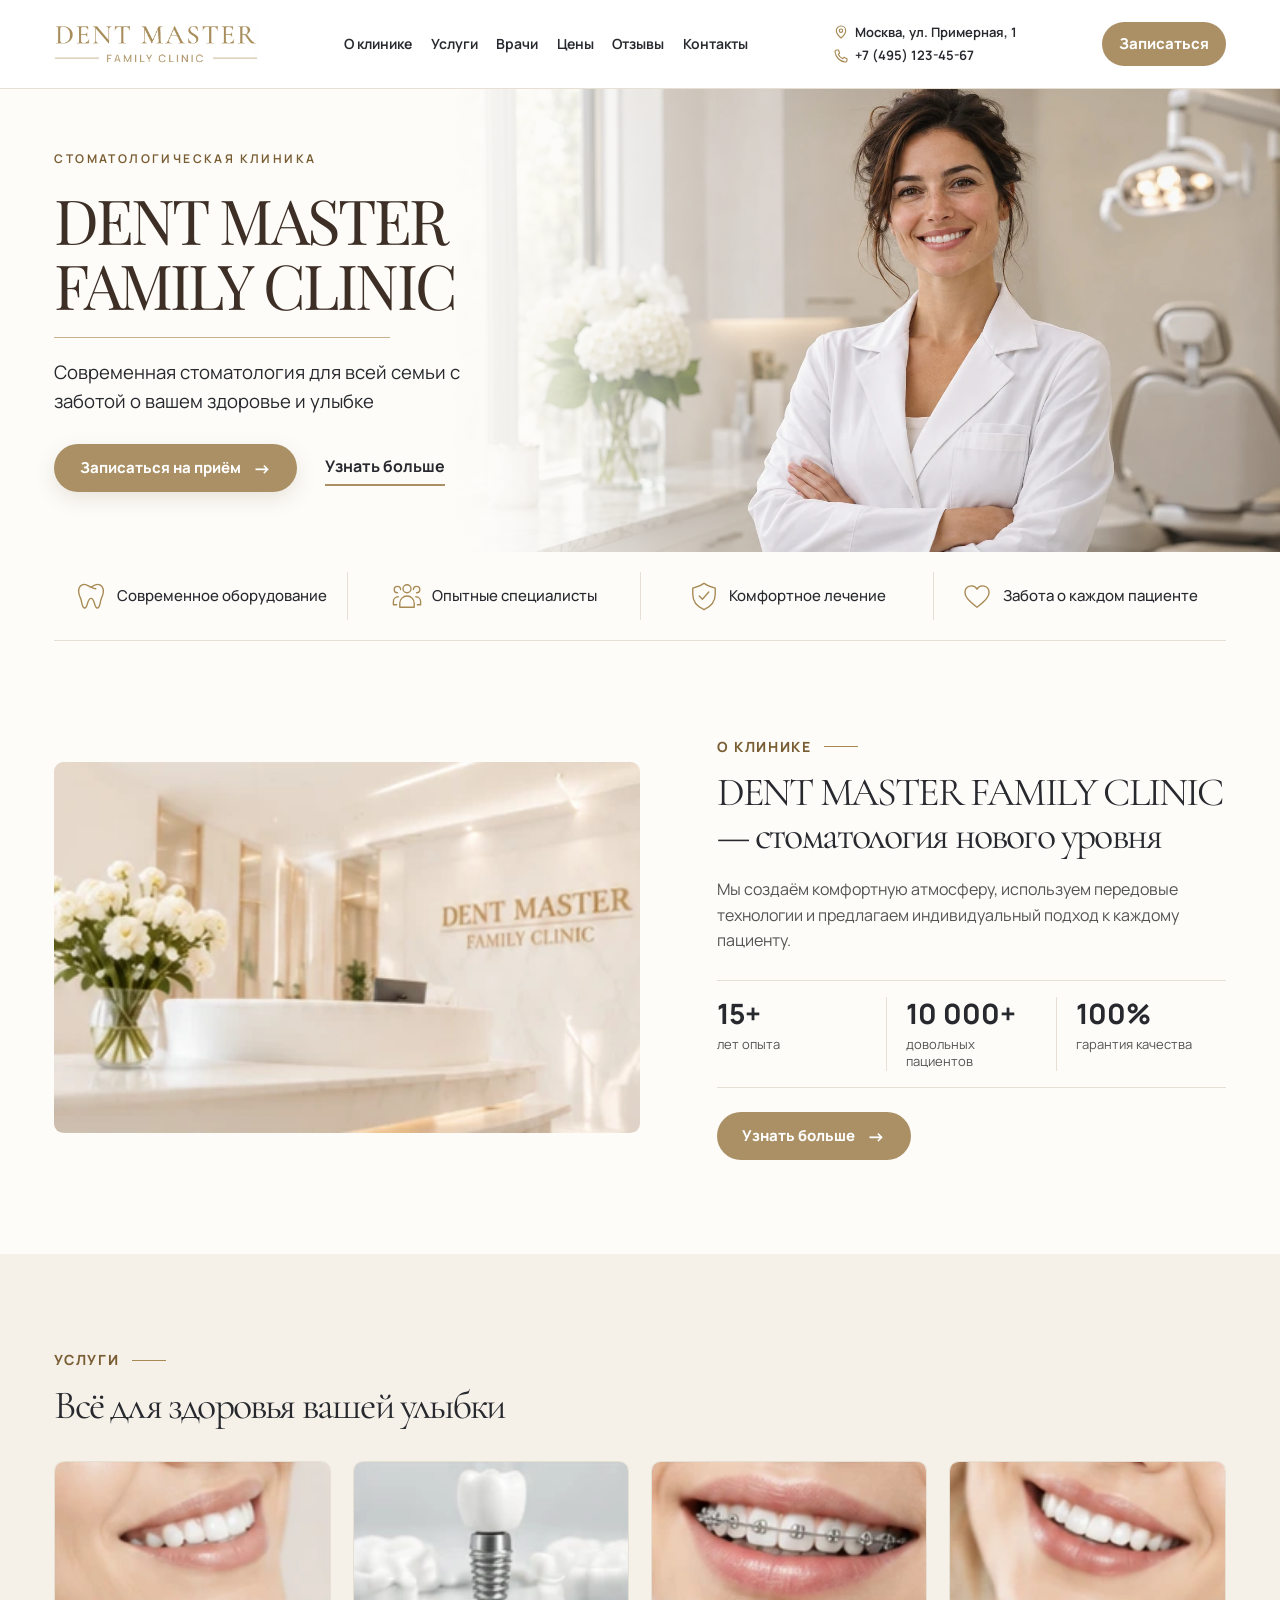
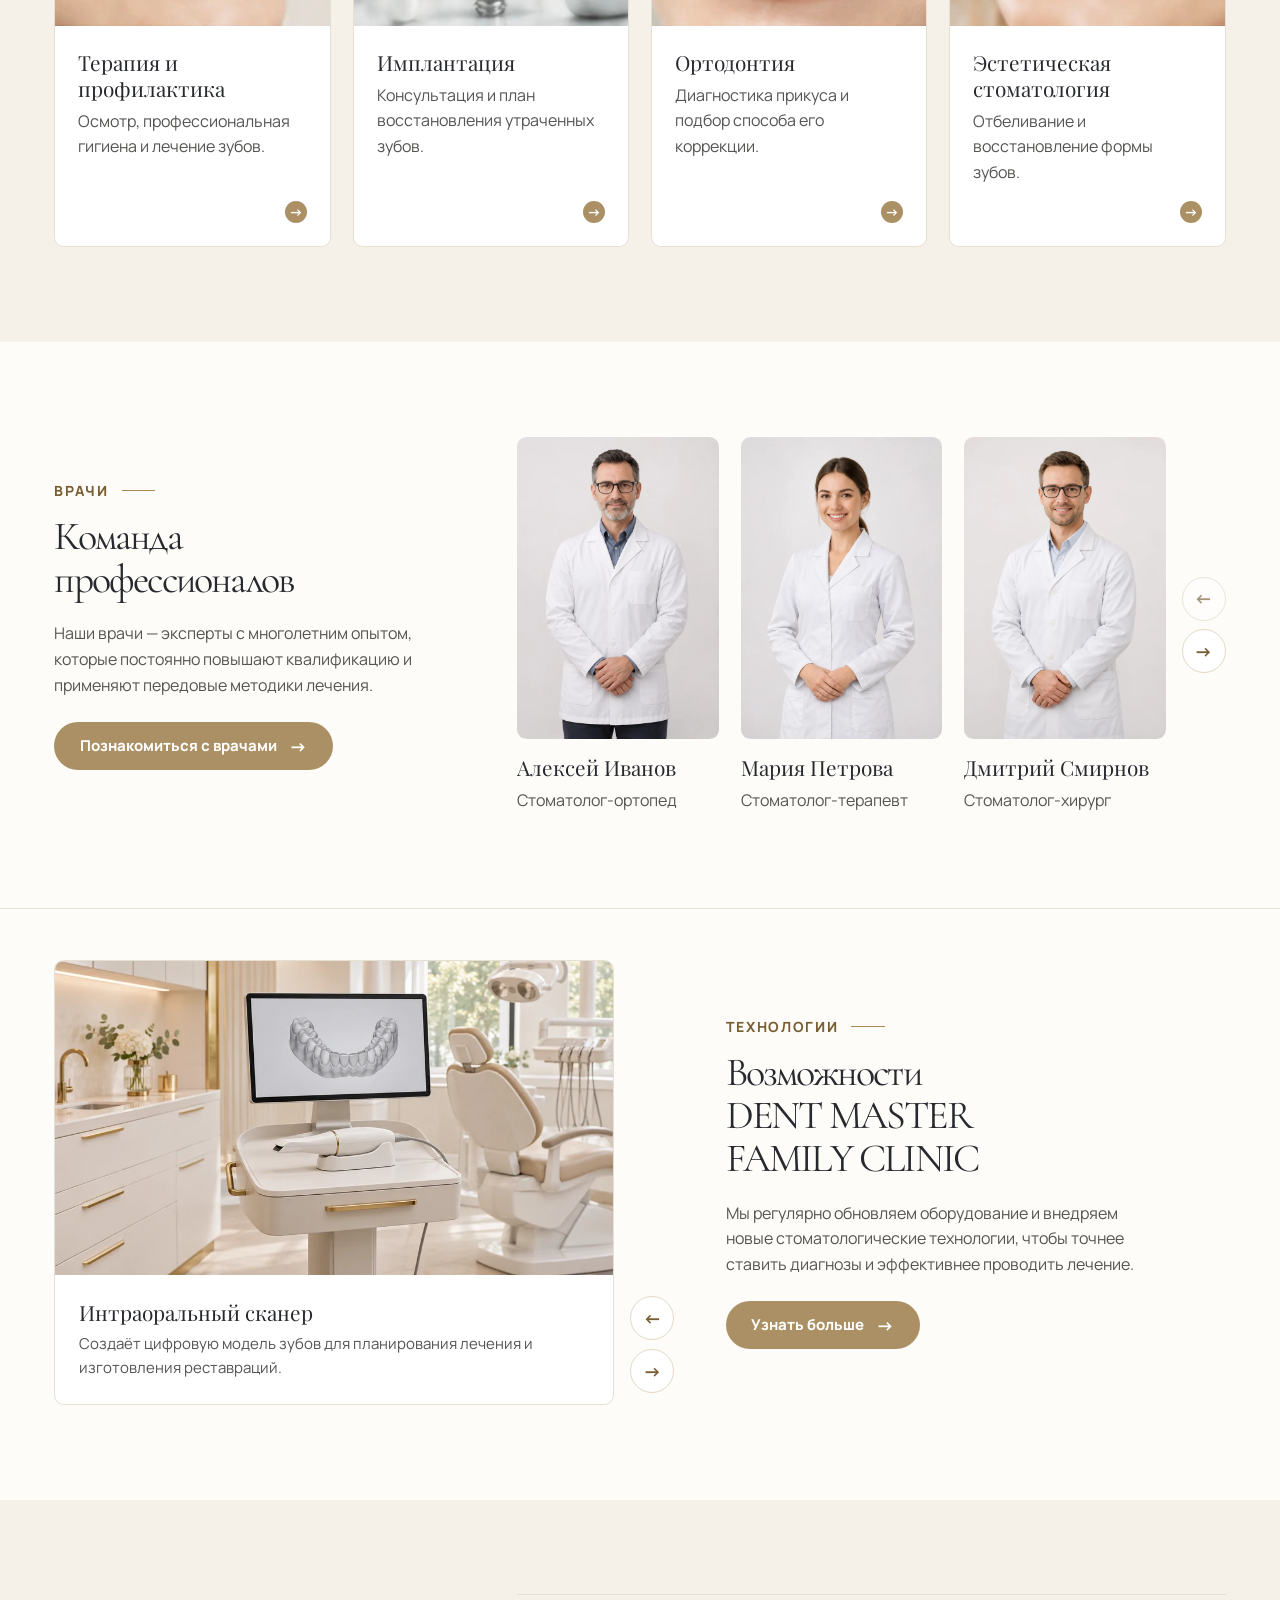
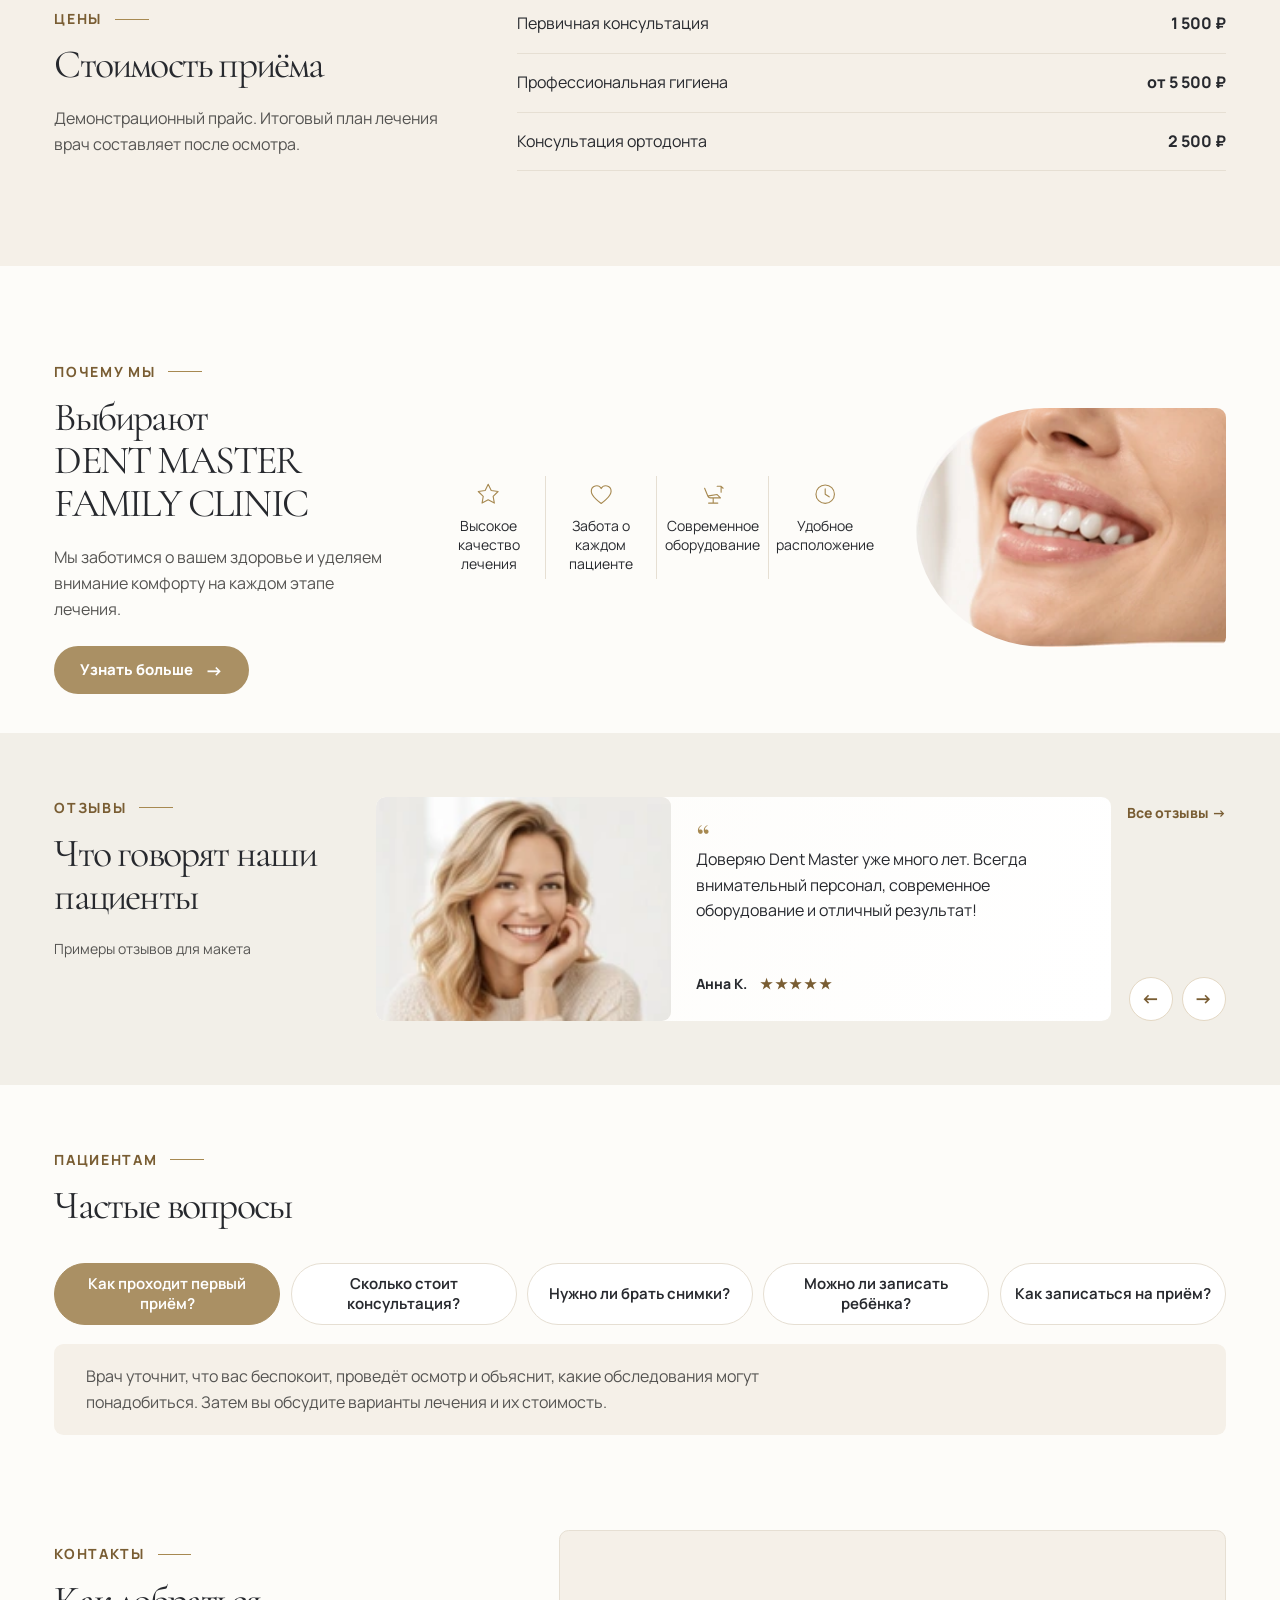
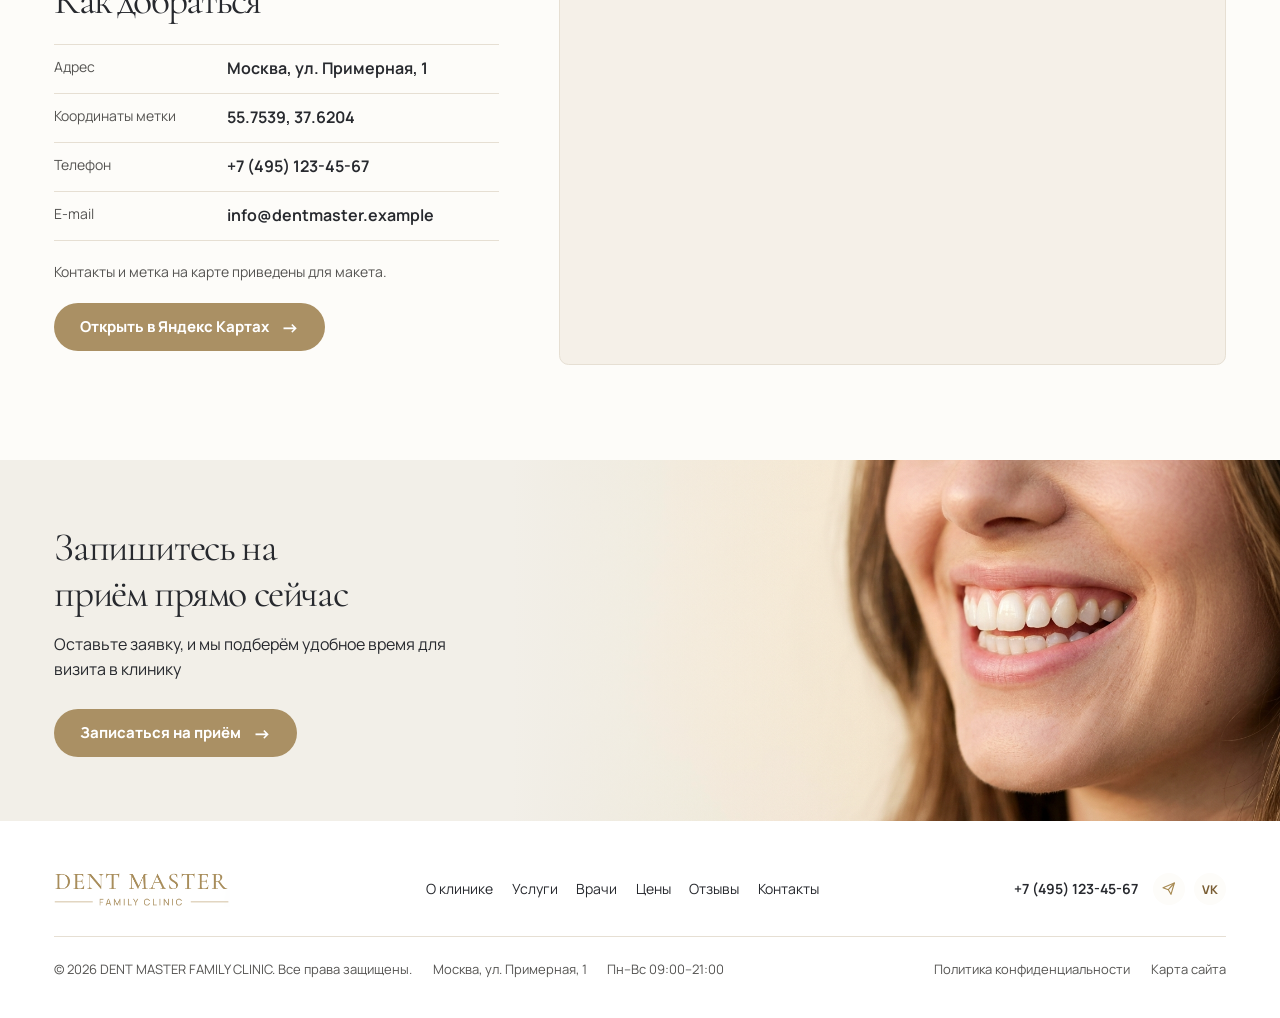
<file: index.html>
<!doctype html>
<html lang="ru">
<head>
  <meta charset="utf-8">
  <meta name="viewport" content="width=device-width, initial-scale=1">
  <meta name="description" content="DENT MASTER Family Clinic — семейная стоматология. Услуги, специалисты и запись на приём.">
  <title>DENT MASTER — семейная стоматология</title>
  <link rel="icon" type="image/png" href="img/favicon.png">
  <link rel="stylesheet" href="css/style.css">
  <script src="js/main.js" defer></script>
  <script src="js/home.js" defer></script>
</head>
<body id="top">
  <a class="skip-link" href="#main-content">Перейти к содержанию</a>
  <svg class="icon-library" xmlns="http://www.w3.org/2000/svg" aria-hidden="true">
    <symbol id="tooth" viewBox="0 0 40 40">
      <path d="M20 9c-4-2-7-5-11-3C1 10 6 21 7 23c2 4 1 11 5 12 4 1 3-12 8-12s4 13 8 12c4-1 3-8 5-12 1-2 6-13-2-17-4-2-7 0-11 3Z"/>
      <path d="M20 9c2 1 4 2 6 2"/>
    </symbol>
    <symbol id="people" viewBox="0 0 40 40">
      <circle cx="20" cy="11" r="5"/><path d="M11 34v-5a9 9 0 0 1 18 0v5H11Z"/>
      <path d="M8 16a4 4 0 1 1 4-4m20 4a4 4 0 1 0-4-4M9 21a6 6 0 0 0-6 6v4h4m24-10a6 6 0 0 1 6 6v4h-4"/>
    </symbol>
    <symbol id="shield" viewBox="0 0 40 40">
      <path d="M20 4c5 4 10 5 14 6v8c0 9-5 15-14 19C11 33 6 27 6 18v-8c4-1 9-2 14-6Z"/><path d="m14 20 4 4 8-9"/>
    </symbol>
    <symbol id="heart" viewBox="0 0 40 40">
      <path d="M20 34S5 24 5 15.5a8 8 0 0 1 15-4 8 8 0 0 1 15 4C35 24 20 34 20 34Z"/>
    </symbol>
    <symbol id="star" viewBox="0 0 40 40">
      <path d="m20 5 4.6 9.4 10.4 1.5-7.5 7.3 1.8 10.3-9.3-4.9-9.3 4.9 1.8-10.3L5 15.9l10.4-1.5L20 5Z"/>
    </symbol>
    <symbol id="dental-chair" viewBox="0 0 40 40">
      <path d="m7 11 5 12a4 4 0 0 0 3.7 2.5H30m-17-3 13-2 5 5m-11 0v8m-7 0h14M32 17V8m-6 0h6l3 3"/>
    </symbol>
    <symbol id="clock" viewBox="0 0 40 40">
      <circle cx="20" cy="20" r="14"/><path d="M20 12v8l6 4"/>
    </symbol>
    <symbol id="pin" viewBox="0 0 24 24">
      <path d="M19 10c0 5-7 11-7 11S5 15 5 10a7 7 0 1 1 14 0Z"/><circle cx="12" cy="10" r="2.5"/>
    </symbol>
    <symbol id="phone" viewBox="0 0 24 24">
      <path d="M8 3H5.5A2.5 2.5 0 0 0 3 5.7 17 17 0 0 0 18.3 21a2.5 2.5 0 0 0 2.7-2.5V16l-4.6-2-1.7 2a12 12 0 0 1-6.7-6.7l2-1.7L8 3Z"/>
    </symbol>
    <symbol id="telegram" viewBox="0 0 24 24">
      <path d="m3 10 17-7-5 17-4-7-8-3Z"/><path d="m11 13 9-10"/>
    </symbol>
  </svg>

  <header class="site-header">
    <div class="wrap header-inner">
      <a class="brand" href="#top"><img src="img/logo.webp" width="661" height="131" alt="DENT MASTER Family Clinic"></a>
      <button class="menu-toggle" type="button" aria-expanded="false" aria-controls="site-nav" hidden>Меню</button>
      <nav class="site-nav" id="site-nav" aria-label="Главное меню">
        <a href="#clinic">О клинике</a>
        <a href="#services">Услуги</a>
        <a href="#doctors">Врачи</a>
        <a href="#prices">Цены</a>
        <a href="#reviews">Отзывы</a>
        <a href="#location">Контакты</a>
      </nav>
      <div class="header-contacts">
        <a href="#location"><svg class="icon" aria-hidden="true"><use href="#pin"></use></svg>Москва, ул. Примерная, 1</a>
        <a href="#location"><svg class="icon" aria-hidden="true"><use href="#phone"></use></svg>+7 (495) 123-45-67</a>
      </div>
      <a class="button button-small header-book" href="#appointment" data-book>Записаться</a>
    </div>
  </header>

  <main id="main-content">
    <section class="hero" aria-labelledby="hero-title">
      <div class="hero-image">
        <img src="img/hero.webp" width="1536" height="1024" alt="Врач в светлом стоматологическом кабинете" fetchpriority="high">
      </div>
      <div class="wrap hero-inner">
        <div class="hero-copy">
          <p class="eyebrow">Стоматологическая клиника</p>
          <h1 id="hero-title" lang="en">DENT MASTER<br>FAMILY CLINIC</h1>
          <p class="hero-description">Современная стоматология для всей семьи с заботой о вашем здоровье и улыбке</p>
          <div class="hero-actions">
            <a class="button button-arrow" href="#appointment" data-book>Записаться на приём <span aria-hidden="true">→</span></a>
            <a class="text-link" href="#clinic">Узнать больше</a>
          </div>
        </div>
      </div>
    </section>

    <ul class="benefits wrap" aria-label="Преимущества клиники">
      <li><svg class="icon" aria-hidden="true"><use href="#tooth"></use></svg>Современное оборудование</li>
      <li><svg class="icon" aria-hidden="true"><use href="#people"></use></svg>Опытные специалисты</li>
      <li><svg class="icon" aria-hidden="true"><use href="#shield"></use></svg>Комфортное лечение</li>
      <li><svg class="icon" aria-hidden="true"><use href="#heart"></use></svg>Забота о каждом пациенте</li>
    </ul>

    <section class="section wrap about" id="clinic">
      <img src="img/clinic.webp" width="393" height="235" alt="Светлая приёмная клиники с мраморной стойкой и белыми цветами" loading="lazy">
      <div class="about-copy">
        <p class="eyebrow eyebrow-line">О клинике</p>
        <h2><span lang="en">DENT MASTER FAMILY CLINIC</span> — стоматология нового уровня</h2>
        <p class="about-description">Мы создаём комфортную атмосферу, используем передовые технологии и предлагаем индивидуальный подход к каждому пациенту.</p>
        <dl class="about-stats">
          <div><dt>лет опыта</dt><dd>15+</dd></div>
          <div><dt>довольных пациентов</dt><dd>10&nbsp;000+</dd></div>
          <div><dt>гарантия качества</dt><dd>100%</dd></div>
        </dl>
        <a class="button button-arrow" href="#services">Узнать больше <span aria-hidden="true">→</span></a>
      </div>
    </section>

    <section class="section services" id="services">
      <div class="wrap">
        <div class="section-heading">
          <p class="eyebrow eyebrow-line">Услуги</p>
          <h2>Всё для здоровья вашей улыбки</h2>
        </div>
        <span id="service-book-label" hidden>Записаться на приём</span>
        <div class="service-grid">
          <article class="service-card">
            <img src="img/therapy.webp" width="180" height="108" alt="" loading="lazy">
            <div class="service-copy">
              <h3 id="therapy-title">Терапия и профилактика</h3>
              <p>Осмотр, профессиональная гигиена и лечение зубов.</p>
              <a class="button service-button" href="#appointment" data-book="service" aria-labelledby="service-book-label therapy-title"><span aria-hidden="true">→</span></a>
            </div>
          </article>
          <article class="service-card">
            <img src="img/implant.webp" width="180" height="108" alt="" loading="lazy">
            <div class="service-copy">
              <h3 id="implant-title">Имплантация</h3>
              <p>Консультация и план восстановления утраченных зубов.</p>
              <a class="button service-button" href="#appointment" data-book="service" aria-labelledby="service-book-label implant-title"><span aria-hidden="true">→</span></a>
            </div>
          </article>
          <article class="service-card">
            <img src="img/braces.webp" width="180" height="108" alt="" loading="lazy">
            <div class="service-copy">
              <h3 id="braces-title">Ортодонтия</h3>
              <p>Диагностика прикуса и подбор способа его коррекции.</p>
              <a class="button service-button" href="#appointment" data-book="service" aria-labelledby="service-book-label braces-title"><span aria-hidden="true">→</span></a>
            </div>
          </article>
          <article class="service-card">
            <img src="img/smile.webp" width="178" height="108" alt="" loading="lazy">
            <div class="service-copy">
              <h3 id="smile-title">Эстетическая стоматология</h3>
              <p>Отбеливание и восстановление формы зубов.</p>
              <a class="button service-button" href="#appointment" data-book="service" aria-labelledby="service-book-label smile-title"><span aria-hidden="true">→</span></a>
            </div>
          </article>
        </div>
      </div>
    </section>

    <section class="section wrap doctors" id="doctors">
      <div class="section-heading">
        <p class="eyebrow eyebrow-line">Врачи</p>
        <h2>Команда<br> профессионалов</h2>
        <p>Наши врачи — эксперты с многолетним опытом, которые постоянно повышают квалификацию и применяют передовые методики лечения.</p>
        <a class="button button-arrow" href="#doctor-profiles">Познакомиться с врачами <span aria-hidden="true">→</span></a>
      </div>
      <div class="doctor-slider">
        <div class="doctor-viewport" id="doctor-profiles" tabindex="-1">
          <div class="doctor-grid" id="doctor-list">
            <article class="doctor-card">
              <div class="doctor-portrait"><img src="img/doctor-orthopedist-waist.webp" width="640" height="960" alt="" loading="lazy"></div>
              <h3>Алексей Иванов</h3>
              <p>Стоматолог-ортопед</p>
            </article>
            <article class="doctor-card">
              <div class="doctor-portrait"><img src="img/doctor-therapist-waist.webp" width="640" height="960" alt="" loading="lazy"></div>
              <h3>Мария Петрова</h3>
              <p>Стоматолог-терапевт</p>
            </article>
            <article class="doctor-card">
              <div class="doctor-portrait"><img src="img/doctor-surgeon-waist.webp" width="640" height="960" alt="" loading="lazy"></div>
              <h3>Дмитрий Смирнов</h3>
              <p>Стоматолог-хирург</p>
            </article>
            <article class="doctor-card">
              <div class="doctor-portrait"><img src="img/doctor-orthodontist-waist.webp" width="640" height="960" alt="" loading="lazy"></div>
              <h3>Елена Соколова</h3>
              <p>Стоматолог-ортодонт</p>
            </article>
          </div>
        </div>
        <div class="doctor-arrows" hidden>
          <button class="button carousel-arrow" type="button" aria-label="Предыдущий врач" aria-controls="doctor-list"><span aria-hidden="true">←</span></button>
          <button class="button carousel-arrow" type="button" aria-label="Следующий врач" aria-controls="doctor-list"><span aria-hidden="true">→</span></button>
        </div>
        <p class="visually-hidden doctor-status" role="status"></p>
      </div>
    </section>

    <hr class="section-divider">

    <section class="section wrap technologies" id="technologies" aria-labelledby="technologies-title">
      <div class="section-heading technology-copy">
        <p class="eyebrow eyebrow-line">Технологии</p>
        <h2 id="technologies-title">Возможности<br> <span lang="en">DENT MASTER<br> FAMILY CLINIC</span></h2>
        <p>Мы регулярно обновляем оборудование и внедряем новые стоматологические технологии, чтобы точнее ставить диагнозы и эффективнее проводить лечение.</p>
        <details class="technology-details">
          <summary class="button button-arrow">Узнать больше <span aria-hidden="true">→</span></summary>
          <p>На консультации врач объяснит, какое обследование нужно в вашем случае, покажет результаты и обсудит варианты лечения. Изображения в слайдере иллюстрируют типы оборудования.</p>
        </details>
      </div>
      <div class="technology-slider" role="group" aria-label="Примеры оборудования">
        <div class="technology-slides" id="technology-slides">
          <article class="technology-slide">
            <img src="img/technology-scanner.webp" width="960" height="540" alt="Ручной сканер рядом с экраном с трёхмерной моделью зубов" loading="lazy">
            <div class="technology-caption">
              <h3>Интраоральный сканер</h3>
              <p>Создаёт цифровую модель зубов для планирования лечения и изготовления реставраций.</p>
            </div>
          </article>
          <article class="technology-slide">
            <img src="img/technology-microscope.webp" width="960" height="540" alt="Стоматологический микроскоп на кронштейне над креслом" loading="lazy">
            <div class="technology-caption">
              <h3>Стоматологический микроскоп</h3>
              <p>Увеличивает рабочую область, чтобы врач мог рассмотреть мелкие детали зуба и корневых каналов.</p>
            </div>
          </article>
          <article class="technology-slide">
            <img src="img/technology-imaging.webp" width="960" height="540" alt="Дентальный томограф с круглой сканирующей рамой" loading="lazy">
            <div class="technology-caption">
              <h3>Дентальный 3D-томограф</h3>
              <p>Даёт объёмное изображение зубов и челюстей, которое врач использует при планировании лечения.</p>
            </div>
          </article>
        </div>
        <div class="technology-arrows" hidden>
          <button class="button carousel-arrow" type="button" aria-label="Предыдущее оборудование" aria-controls="technology-slides" data-slide-step="-1"><span aria-hidden="true">←</span></button>
          <button class="button carousel-arrow" type="button" aria-label="Следующее оборудование" aria-controls="technology-slides" data-slide-step="1"><span aria-hidden="true">→</span></button>
        </div>
        <p class="visually-hidden technology-status" role="status"></p>
      </div>
    </section>

    <section class="section prices" id="prices">
      <div class="wrap prices-inner">
        <div class="section-heading">
          <p class="eyebrow eyebrow-line">Цены</p>
          <h2>Стоимость приёма</h2>
          <p>Демонстрационный прайс. Итоговый план лечения врач составляет после осмотра.</p>
        </div>
        <dl class="price-list">
          <div><dt>Первичная консультация</dt><dd>1 500 ₽</dd></div>
          <div><dt>Профессиональная гигиена</dt><dd>от 5 500 ₽</dd></div>
          <div><dt>Консультация ортодонта</dt><dd>2 500 ₽</dd></div>
        </dl>
      </div>
    </section>

    <section class="section wrap why-us" id="why-us" aria-labelledby="why-us-title">
      <div class="section-heading why-us-copy">
        <p class="eyebrow eyebrow-line">Почему мы</p>
        <h2 id="why-us-title">Выбирают<br> <span lang="en">DENT MASTER<br> FAMILY CLINIC</span></h2>
        <p>Мы заботимся о вашем здоровье и уделяем внимание комфорту на каждом этапе лечения.</p>
        <a class="button button-arrow" href="#clinic">Узнать больше <span aria-hidden="true">→</span></a>
      </div>
      <ul class="why-us-points">
        <li><svg class="icon" aria-hidden="true"><use href="#star"></use></svg>Высокое качество лечения</li>
        <li><svg class="icon" aria-hidden="true"><use href="#heart"></use></svg>Забота о каждом пациенте</li>
        <li><svg class="icon" aria-hidden="true"><use href="#dental-chair"></use></svg>Современное оборудование</li>
        <li><svg class="icon" aria-hidden="true"><use href="#clock"></use></svg>Удобное расположение</li>
      </ul>
      <img class="why-us-image" src="img/why-us-smile-retouched.webp" width="304" height="234" alt="" loading="lazy">
    </section>

    <section class="section reviews" id="reviews" aria-labelledby="reviews-title">
      <div class="wrap reviews-inner">
        <div class="section-heading">
          <p class="eyebrow eyebrow-line">Отзывы</p>
          <h2 id="reviews-title">Что говорят наши пациенты</h2>
          <p class="reviews-note">Примеры отзывов для макета</p>
        </div>
        <div class="reviews-slider">
          <div class="review-list" id="review-list">
            <article class="review">
              <div class="review-portrait"><img src="img/review-1.webp" width="174" height="152" alt="" loading="lazy"></div>
              <div class="review-copy">
                <span class="quote-mark" aria-hidden="true">“</span>
                <blockquote><p>Доверяю Dent Master уже много лет. Всегда внимательный персонал, современное оборудование и отличный результат!</p></blockquote>
                <p class="review-author">Анна К. <span class="review-stars" role="img" aria-label="5 из 5">★★★★★</span></p>
              </div>
            </article>
            <article class="review">
              <div class="review-portrait"><img src="img/review-2.webp" width="520" height="448" alt="" loading="lazy"></div>
              <div class="review-copy">
                <span class="quote-mark" aria-hidden="true">“</span>
                <blockquote><p>На консультации врач подробно объяснил план лечения и ответил на все мои вопросы.</p></blockquote>
                <p class="review-author">Алексей М. <span class="review-stars" role="img" aria-label="5 из 5">★★★★★</span></p>
              </div>
            </article>
            <article class="review">
              <div class="review-portrait"><img src="img/review-3.webp" width="520" height="448" alt="" loading="lazy"></div>
              <div class="review-copy">
                <span class="quote-mark" aria-hidden="true">“</span>
                <blockquote><p>Пришла на профессиональную гигиену. Врач рассказывала, что делает, и объяснила, как лучше ухаживать за зубами дома.</p></blockquote>
                <p class="review-author">Елена С. <span class="review-stars" role="img" aria-label="5 из 5">★★★★★</span></p>
              </div>
            </article>
          </div>
          <div class="review-tools" hidden>
            <button class="reviews-all" type="button" aria-expanded="false" aria-controls="review-list">Все отзывы <span aria-hidden="true">→</span></button>
            <div class="review-arrows">
              <button class="button carousel-arrow" type="button" aria-label="Предыдущий отзыв" aria-controls="review-list" data-slide-step="-1"><span aria-hidden="true">←</span></button>
              <button class="button carousel-arrow" type="button" aria-label="Следующий отзыв" aria-controls="review-list" data-slide-step="1"><span aria-hidden="true">→</span></button>
            </div>
          </div>
          <p class="visually-hidden review-status" role="status"></p>
        </div>
      </div>
    </section>

    <section class="section wrap faq" id="faq" aria-labelledby="faq-title">
      <div class="section-heading">
        <p class="eyebrow eyebrow-line">Пациентам</p>
        <h2 id="faq-title">Частые вопросы</h2>
      </div>
      <div class="faq-questions" role="group" aria-label="Частые вопросы" hidden></div>
      <div class="faq-answers">
        <section class="faq-panel" id="faq-first-visit" aria-labelledby="faq-first-visit-title">
          <div class="faq-response">
            <h3 id="faq-first-visit-title">Как проходит первый приём?</h3>
            <p>Врач уточнит, что вас беспокоит, проведёт осмотр и объяснит, какие обследования могут понадобиться. Затем вы обсудите варианты лечения и их стоимость.</p>
          </div>
        </section>
        <section class="faq-panel" id="faq-price" aria-labelledby="faq-price-title">
          <div class="faq-response">
            <h3 id="faq-price-title">Сколько стоит консультация?</h3>
            <p>Стоимость первичной консультации указана в разделе <a href="#prices">«Цены»</a>. При записи можно уточнить стоимость приёма у выбранного врача и что в неё входит.</p>
          </div>
        </section>
        <section class="faq-panel" id="faq-records" aria-labelledby="faq-records-title">
          <div class="faq-response">
            <h3 id="faq-records-title">Нужно ли брать снимки?</h3>
            <p>Если у вас есть недавние снимки, результаты обследований или предыдущий план лечения, возьмите их с собой. Врач посмотрит материалы и подскажет, понадобятся ли дополнительные обследования.</p>
          </div>
        </section>
        <section class="faq-panel" id="faq-child" aria-labelledby="faq-child-title">
          <div class="faq-response">
            <h3 id="faq-child-title">Можно ли записать ребёнка?</h3>
            <p>При записи сообщите администратору возраст ребёнка. Он подскажет, какой специалист принимает пациентов этого возраста, и поможет подобрать время.</p>
          </div>
        </section>
        <section class="faq-panel" id="faq-booking" aria-labelledby="faq-booking-title">
          <div class="faq-response">
            <h3 id="faq-booking-title">Как записаться на приём?</h3>
            <p>Откройте форму <a href="#appointment" data-book>«Записаться на приём»</a> и укажите имя и телефон. Если удобнее позвонить, номер клиники указан в шапке и внизу страницы.</p>
          </div>
        </section>
      </div>
    </section>

    <section class="section location" id="location" aria-labelledby="location-title">
      <div class="wrap location-inner">
        <div class="section-heading location-copy">
          <p class="eyebrow eyebrow-line">Контакты</p>
          <h2 id="location-title">Как добраться</h2>
          <dl class="location-contacts">
            <div><dt>Адрес</dt><dd>Москва, ул. Примерная, 1</dd></div>
            <div><dt>Координаты метки</dt><dd>55.7539, 37.6204</dd></div>
            <div><dt>Телефон</dt><dd>+7 (495) 123-45-67</dd></div>
            <div><dt>E-mail</dt><dd>info@dentmaster.example</dd></div>
          </dl>
          <p class="location-note">Контакты и метка на карте приведены для макета.</p>
          <a class="button button-arrow" href="https://yandex.ru/maps/?ll=37.6204%2C55.7539&amp;z=15&amp;pt=37.6204%2C55.7539%2Cpm2rdm" target="_blank" rel="noopener">Открыть в Яндекс Картах <span aria-hidden="true">→</span></a>
        </div>
        <iframe class="location-map" src="https://www.openstreetmap.org/export/embed.html?bbox=37.6038%2C55.7472%2C37.6370%2C55.7606&amp;layer=mapnik&amp;marker=55.7539%2C37.6204" title="OpenStreetMap — демонстрационная метка в Москве" loading="lazy" allowfullscreen></iframe>
      </div>
    </section>

    <section class="appointment" id="appointment" aria-labelledby="appointment-title">
      <div class="wrap appointment-inner">
        <h2 id="appointment-title">Запишитесь на<br> приём прямо сейчас</h2>
        <p>Оставьте заявку, и мы подберём удобное время для визита в клинику</p>
        <a class="button button-arrow" href="#contacts" data-book>Записаться на приём <span aria-hidden="true">→</span></a>
      </div>
    </section>
  </main>

  <footer class="site-footer" id="contacts">
    <div class="wrap">
      <div class="footer-inner">
        <a class="brand" href="#top"><img src="img/logo.webp" width="661" height="131" alt="DENT MASTER Family Clinic" loading="lazy"></a>
        <nav class="footer-nav" id="footer-navigation" aria-label="Навигация в подвале">
          <a href="#clinic">О клинике</a>
          <a href="#services">Услуги</a>
          <a href="#doctors">Врачи</a>
          <a href="#prices">Цены</a>
          <a href="#reviews">Отзывы</a>
          <a href="#location">Контакты</a>
        </nav>
        <div class="footer-contacts">
          <p class="footer-phone">+7 (495) 123-45-67</p>
          <span class="footer-social" role="img" aria-label="Telegram"><svg class="icon" aria-hidden="true"><use href="#telegram"></use></svg></span>
          <span class="footer-social" role="img" aria-label="ВКонтакте">VK</span>
        </div>
      </div>
      <div class="footer-bottom">
        <div class="footer-details">
          <p>© 2026 DENT MASTER FAMILY CLINIC. Все права защищены.</p>
          <p>Москва, ул. Примерная, 1</p>
          <p>Пн–Вс 09:00–21:00</p>
        </div>
        <div class="footer-utilities">
          <span>Политика конфиденциальности</span>
          <a href="#footer-navigation">Карта сайта</a>
        </div>
      </div>
    </div>
  </footer>

  <dialog class="booking-dialog" id="booking-dialog" aria-labelledby="booking-title">
    <div class="dialog-header">
      <h2 id="booking-title">Запись на приём</h2>
      <form method="dialog"><button class="dialog-close" type="submit" aria-label="Закрыть">×</button></form>
    </div>
    <p class="booking-service" hidden></p>
    <p>Демонстрационная форма. Введите тестовые данные.</p>
    <form class="booking-form">
      <label>Имя<input name="name" type="text" autocomplete="given-name" maxlength="80" required></label>
      <label>Телефон<input name="phone" type="tel" autocomplete="tel" placeholder="+7 (495) 123-45-67" required></label>
      <button class="button" type="submit">Проверить форму</button>
    </form>
    <p class="booking-status" role="status"></p>
  </dialog>
</body>
</html>
</file>
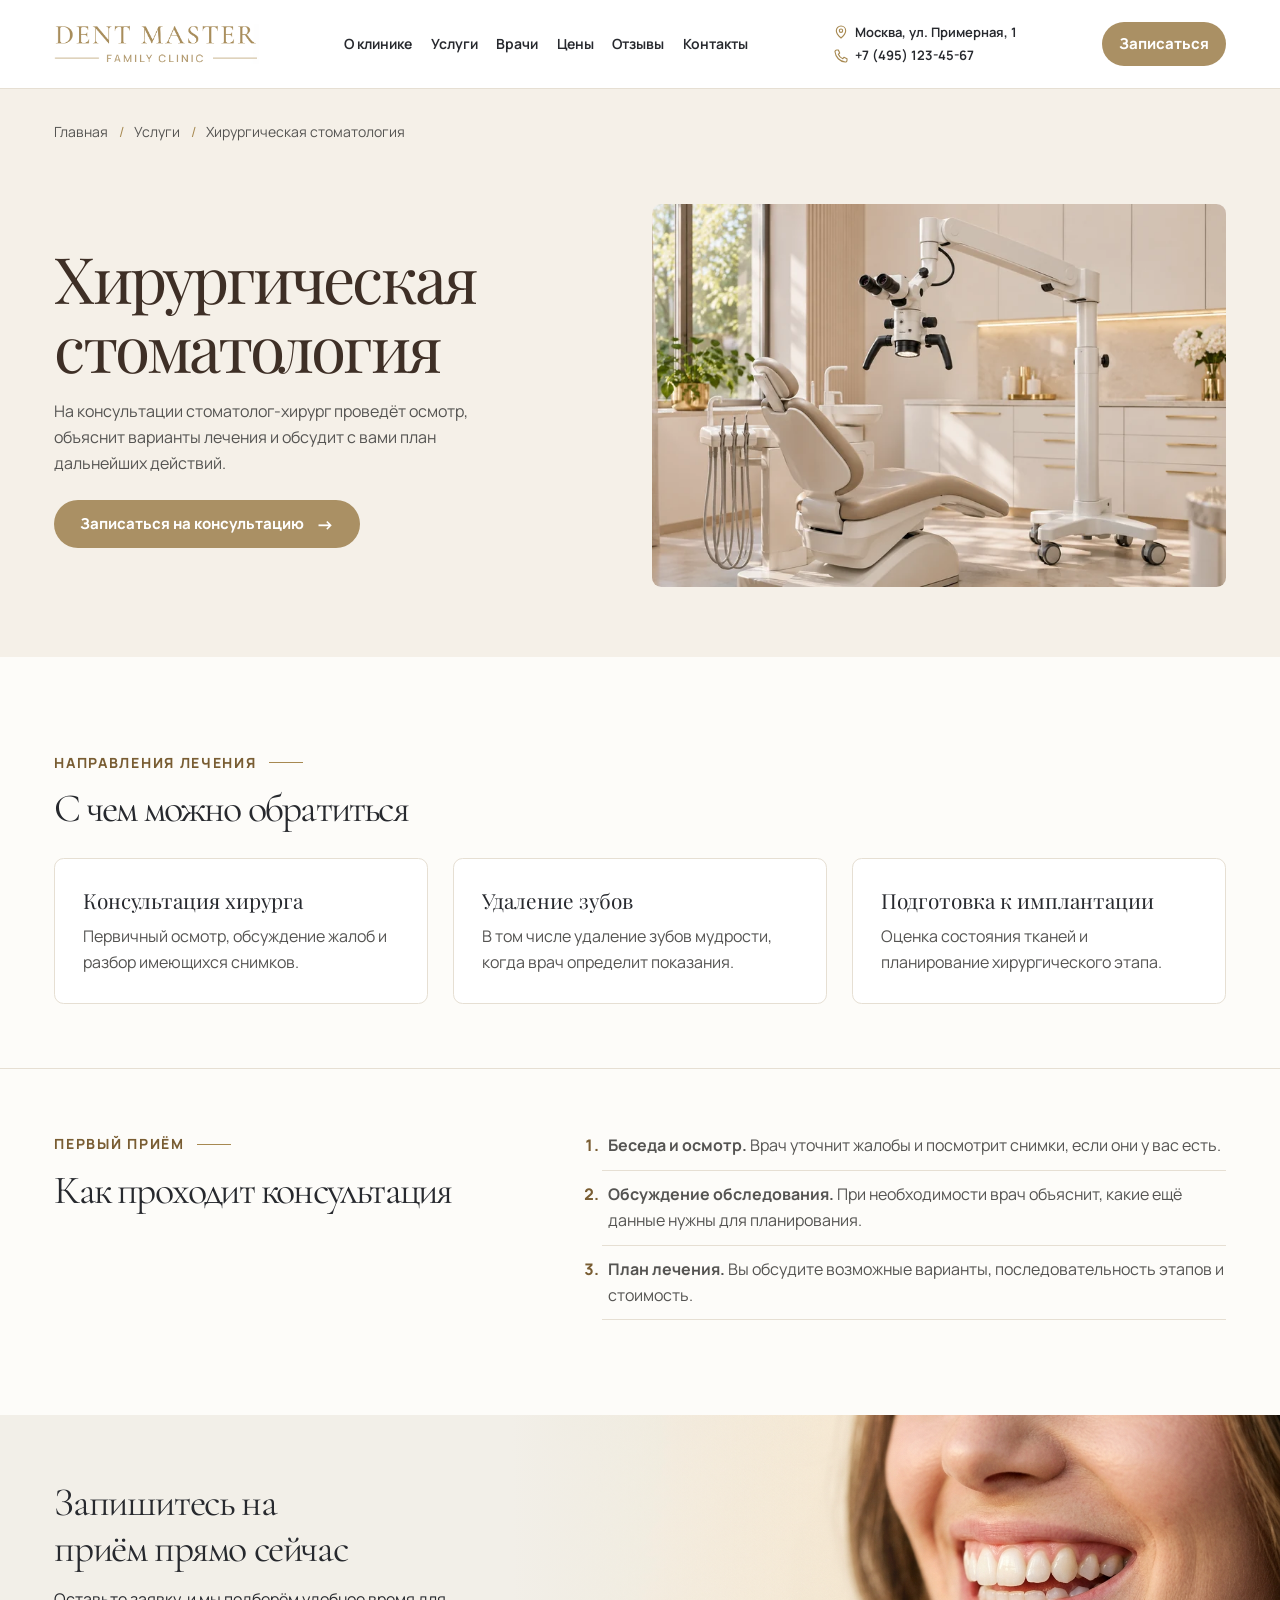
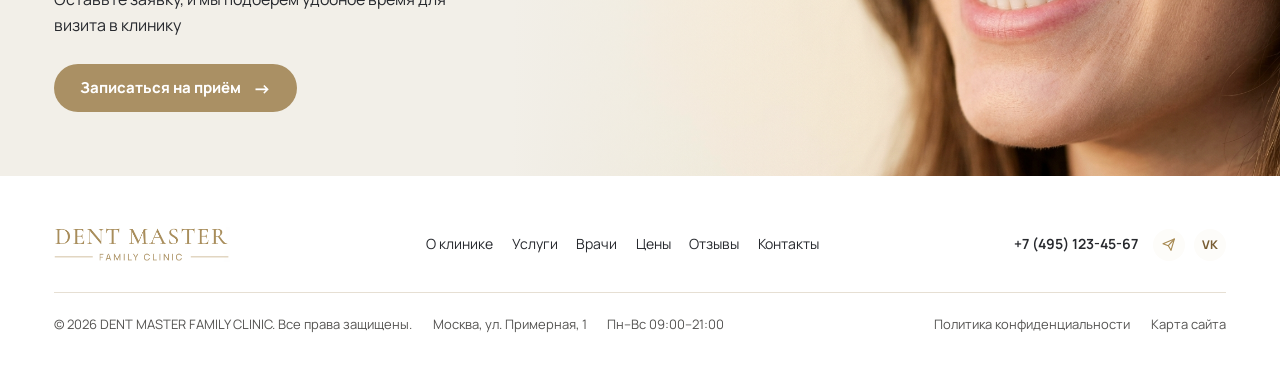
<file: page.html>
<!doctype html>
<html lang="ru">
<head>
  <meta charset="utf-8">
  <meta name="viewport" content="width=device-width, initial-scale=1">
  <meta name="description" content="Хирургическая стоматология в DENT MASTER Family Clinic. Консультация стоматолога-хирурга и планирование лечения.">
  <title>Хирургическая стоматология — DENT MASTER Family Clinic</title>
  <link rel="icon" type="image/png" href="img/favicon.png">
  <link rel="stylesheet" href="css/style.css">
  <script src="js/main.js" defer></script>
</head>
<body id="top">
  <a class="skip-link" href="#main-content">Перейти к содержанию</a>
  <svg class="icon-library" xmlns="http://www.w3.org/2000/svg" aria-hidden="true">
    <symbol id="pin" viewBox="0 0 24 24">
      <path d="M19 10c0 5-7 11-7 11S5 15 5 10a7 7 0 1 1 14 0Z"/><circle cx="12" cy="10" r="2.5"/>
    </symbol>
    <symbol id="phone" viewBox="0 0 24 24">
      <path d="M8 3H5.5A2.5 2.5 0 0 0 3 5.7 17 17 0 0 0 18.3 21a2.5 2.5 0 0 0 2.7-2.5V16l-4.6-2-1.7 2a12 12 0 0 1-6.7-6.7l2-1.7L8 3Z"/>
    </symbol>
    <symbol id="telegram" viewBox="0 0 24 24">
      <path d="m3 10 17-7-5 17-4-7-8-3Z"/><path d="m11 13 9-10"/>
    </symbol>
  </svg>

  <header class="site-header">
    <div class="wrap header-inner">
      <a class="brand" href="index.html#top"><img src="img/logo.webp" width="661" height="131" alt="DENT MASTER Family Clinic"></a>
      <button class="menu-toggle" type="button" aria-expanded="false" aria-controls="site-nav" hidden>Меню</button>
      <nav class="site-nav" id="site-nav" aria-label="Главное меню">
        <a href="index.html#clinic">О клинике</a>
        <a href="index.html#services">Услуги</a>
        <a href="index.html#doctors">Врачи</a>
        <a href="index.html#prices">Цены</a>
        <a href="index.html#reviews">Отзывы</a>
        <a href="index.html#location">Контакты</a>
      </nav>
      <div class="header-contacts">
        <a href="index.html#location"><svg class="icon" aria-hidden="true"><use href="#pin"></use></svg>Москва, ул. Примерная, 1</a>
        <a href="index.html#location"><svg class="icon" aria-hidden="true"><use href="#phone"></use></svg>+7 (495) 123-45-67</a>
      </div>
      <a class="button button-small header-book" href="#appointment" data-book>Записаться</a>
    </div>
  </header>

  <main id="main-content">
    <section class="service-hero" aria-labelledby="service-title">
      <div class="wrap">
        <nav class="service-breadcrumbs" aria-label="Хлебные крошки">
          <ol>
            <li><a href="index.html">Главная</a></li>
            <li><a href="index.html#services">Услуги</a></li>
            <li aria-current="page">Хирургическая стоматология</li>
          </ol>
        </nav>
        <div class="service-hero-inner">
          <div class="service-hero-copy">
            <h1 id="service-title">Хирургическая стоматология</h1>
            <p>На консультации стоматолог-хирург проведёт осмотр, объяснит варианты лечения и обсудит с вами план дальнейших действий.</p>
            <a class="button button-arrow" href="#appointment" data-book="Хирургическая стоматология">Записаться на консультацию <span aria-hidden="true">→</span></a>
          </div>
          <img class="service-hero-photo" src="img/technology-microscope.webp" width="960" height="540" alt="Стоматологический кабинет с креслом и микроскопом" fetchpriority="high">
        </div>
      </div>
    </section>

    <section class="section wrap service-treatment" aria-labelledby="treatment-title">
      <div class="section-heading">
        <p class="eyebrow eyebrow-line">Направления лечения</p>
        <h2 id="treatment-title">С чем можно обратиться</h2>
      </div>
      <div class="service-treatment-grid">
        <article>
          <h3>Консультация хирурга</h3>
          <p>Первичный осмотр, обсуждение жалоб и разбор имеющихся снимков.</p>
        </article>
        <article>
          <h3>Удаление зубов</h3>
          <p>В том числе удаление зубов мудрости, когда врач определит показания.</p>
        </article>
        <article>
          <h3>Подготовка к имплантации</h3>
          <p>Оценка состояния тканей и планирование хирургического этапа.</p>
        </article>
      </div>
    </section>

    <section class="section service-visit" aria-labelledby="visit-title">
      <div class="wrap service-visit-inner">
        <div class="section-heading">
          <p class="eyebrow eyebrow-line">Первый приём</p>
          <h2 id="visit-title">Как проходит консультация</h2>
        </div>
        <ol class="service-visit-steps">
          <li><strong>Беседа и осмотр.</strong> Врач уточнит жалобы и посмотрит снимки, если они у вас есть.</li>
          <li><strong>Обсуждение обследования.</strong> При необходимости врач объяснит, какие ещё данные нужны для планирования.</li>
          <li><strong>План лечения.</strong> Вы обсудите возможные варианты, последовательность этапов и стоимость.</li>
        </ol>
      </div>
    </section>

    <section class="appointment" id="appointment" aria-labelledby="appointment-title">
      <div class="wrap appointment-inner">
        <h2 id="appointment-title">Запишитесь на<br> приём прямо сейчас</h2>
        <p>Оставьте заявку, и мы подберём удобное время для визита в клинику</p>
        <a class="button button-arrow" href="#contacts" data-book>Записаться на приём <span aria-hidden="true">→</span></a>
      </div>
    </section>
  </main>

  <footer class="site-footer" id="contacts">
    <div class="wrap">
      <div class="footer-inner">
        <a class="brand" href="index.html#top"><img src="img/logo.webp" width="661" height="131" alt="DENT MASTER Family Clinic" loading="lazy"></a>
        <nav class="footer-nav" id="footer-navigation" aria-label="Навигация в подвале">
          <a href="index.html#clinic">О клинике</a>
          <a href="index.html#services">Услуги</a>
          <a href="index.html#doctors">Врачи</a>
          <a href="index.html#prices">Цены</a>
          <a href="index.html#reviews">Отзывы</a>
          <a href="index.html#location">Контакты</a>
        </nav>
        <div class="footer-contacts">
          <p class="footer-phone">+7 (495) 123-45-67</p>
          <span class="footer-social" role="img" aria-label="Telegram"><svg class="icon" aria-hidden="true"><use href="#telegram"></use></svg></span>
          <span class="footer-social" role="img" aria-label="ВКонтакте">VK</span>
        </div>
      </div>
      <div class="footer-bottom">
        <div class="footer-details">
          <p>© 2026 DENT MASTER FAMILY CLINIC. Все права защищены.</p>
          <p>Москва, ул. Примерная, 1</p>
          <p>Пн–Вс 09:00–21:00</p>
        </div>
        <div class="footer-utilities">
          <span>Политика конфиденциальности</span>
          <a href="#footer-navigation">Карта сайта</a>
        </div>
      </div>
    </div>
  </footer>

  <dialog class="booking-dialog" id="booking-dialog" aria-labelledby="booking-title">
    <div class="dialog-header">
      <h2 id="booking-title">Запись на приём</h2>
      <form method="dialog"><button class="dialog-close" type="submit" aria-label="Закрыть">×</button></form>
    </div>
    <p class="booking-service" hidden></p>
    <p>Демонстрационная форма. Введите тестовые данные.</p>
    <form class="booking-form">
      <label>Имя<input name="name" type="text" autocomplete="given-name" maxlength="80" required></label>
      <label>Телефон<input name="phone" type="tel" autocomplete="tel" placeholder="+7 (495) 123-45-67" required></label>
      <button class="button" type="submit">Проверить форму</button>
    </form>
    <p class="booking-status" role="status"></p>
  </dialog>
</body>
</html>
</file>
<file: css/style.css>
@font-face {
  font-family: Manrope;
  src: url("../fonts/manrope-variable.ttf") format("truetype");
  font-weight: 200 800;
  font-display: swap;
}

@font-face {
  font-family: "Playfair Display";
  src: url("../fonts/playfair-display-variable.ttf") format("truetype");
  font-weight: 400 900;
  font-display: swap;
}

@font-face {
  font-family: "Cormorant Garamond";
  src: url("../fonts/cormorant-garamond-variable.ttf") format("truetype");
  font-weight: 300 700;
  font-display: swap;
}

:root {
  --paper: #fdfcf9;
  --white: #fff;
  --ink: #27292e;
  --muted: #555452;
  --gold: #a78951;
  --gold-dark: #795d33;
  --gold-button: #aa9064;
  --gold-button-hover: #967d52;
  --line: #e6dfd3;
  --cream: #f5f0e8;
  --serif: "Playfair Display", Georgia, Cambria, "Times New Roman", serif;
  --sans: Manrope, Arial, sans-serif;
  --gutter: clamp(1.25rem, 4.25vw, 5rem);
  --spacing: clamp(4rem, 7.4vw, 7.75rem);
  --radius: .6rem;
}

*, *::before, *::after { box-sizing: border-box; }
html { scroll-behavior: smooth; scroll-padding-top: 6rem; }
body { margin: 0; color: var(--ink); background: var(--paper); font: 400 1rem/1.6 var(--sans); }
::selection { background-color: oklab(66.639% .0113992 .0666883/.2); }
[hidden] { display: none !important; }
img { display: block; max-width: 100%; height: auto; }
button, input { font: inherit; }
button { cursor: pointer; }
a { color: inherit; text-decoration: none; }
:focus-visible { outline: 2px solid var(--gold-dark); outline-offset: 4px; }
h1, h2, h3, p, figure, blockquote { margin: 0; }
h1, h3 { font-family: var(--serif); font-weight: 400; }
h2 {
  max-width: 22ch;
  font-family: "Cormorant Garamond", Georgia, "Times New Roman", serif;
  font-size: clamp(2rem, 4vw, 4.15rem);
  font-weight: 400;
  line-height: 1.08;
  letter-spacing: -.045em;
}
main h2 { font-size: clamp(2rem, 4vw, 40px); }
h3 { font-size: 1.3rem; line-height: 1.25; }

.wrap { width: min(100% - var(--gutter) * 2, 1200px); margin-inline: auto; }
.section { padding-block: var(--spacing); }
.visually-hidden { position: absolute; width: 1px; height: 1px; overflow: hidden; clip-path: inset(50%); white-space: nowrap; }
.skip-link { position: fixed; z-index: 5; top: 1rem; left: 1rem; padding: .75rem 1rem; background: var(--white); transform: translateY(calc(-100% - 2rem)); }
.skip-link:focus { transform: translateY(0); }
.eyebrow { color: var(--gold-dark); font-size: .875rem; font-weight: 750; letter-spacing: .12em; text-transform: uppercase; }
.eyebrow-line { display: flex; align-items: center; gap: .8rem; }
.eyebrow-line::after { width: 2.1rem; height: 1px; background: var(--gold); content: ""; }
.section-heading h2, .about-copy h2 { margin-top: .8rem; }
.section-heading > p:not(.eyebrow) { max-width: 41ch; margin-top: 1.25rem; color: var(--muted); }

.button, .menu-toggle, .dialog-close {
  border: 1px solid transparent;
  border-radius: 999px;
  color: #fff;
  background-color: var(--gold-button);
  transition: background-color .2s ease;
}
.button:hover, .menu-toggle:hover, .dialog-close:hover {
  background-color: var(--gold-button-hover);
}
.button {
  display: inline-flex;
  align-items: center;
  justify-content: center;
  width: fit-content;
  min-height: 3.25rem;
  padding: .78rem 1.45rem;
  font-size: .9375rem;
  font-weight: 750;
  text-align: center;
}
.button-small { min-height: 2.7rem; padding: .5rem 1rem; }
.button-arrow { gap: .75rem; min-height: 3rem; padding: .55rem 1.55rem; }
.button-arrow span { font-size: 1.2em; line-height: 1; }
.text-link { width: fit-content; display: inline-block; border-bottom: 2px solid var(--gold); padding-block: .3rem; font-weight: 700; }
.text-link:hover, .site-nav a:hover, .header-contacts a:hover, .footer-nav a:hover { color: var(--gold-dark); }

.site-header { position: sticky; top: 0; z-index: 2; background: var(--white); border-bottom: 1px solid var(--line); transition: box-shadow .24s ease; }
.site-header.is-condensed { box-shadow: 0 4px 18px #48382012; }
.header-inner { display: flex; align-items: center; justify-content: space-between; gap: clamp(.65rem, 1.4vw, 1.5rem); min-height: 5.5rem; transition: min-height .24s ease; }
.site-header.is-condensed .header-inner { min-height: 4.1rem; }
.brand { display: block; flex: 0 0 auto; width: clamp(11rem, 16vw, 16.5rem); }
.brand img { width: 100%; }
.site-nav { display: flex; align-items: center; gap: clamp(.75rem, 1.45vw, 1.8rem); white-space: nowrap; font-size: .875rem; font-weight: 650; }
.header-contacts { display: grid; gap: .14rem; white-space: nowrap; font-size: .8125rem; font-weight: 650; }
.header-contacts a { display: flex; align-items: center; gap: .35rem; }
.header-contacts .icon { width: 1rem; height: 1rem; }
.header-book { flex: none; }
.menu-toggle { min-height: 2.75rem; padding: .4rem .75rem; font-weight: 700; }

.hero { position: relative; isolation: isolate; display: grid; align-items: center; background: var(--paper); }
.hero-image { position: absolute; z-index: -1; inset: 0 0 0 auto; width: 65%; }
.hero-image img { width: 100%; height: 100%; object-fit: cover; object-position: 60% 25%; }
.hero-image::after { content: ""; position: absolute; inset: 0; background: linear-gradient(90deg, var(--paper), rgba(253, 252, 249, .92) 8%, rgba(253, 252, 249, .37) 27%, transparent 48%); }
.hero-inner { padding-block: clamp(3.75rem, 4.5vw, 6.5rem); }
.hero-copy { width: min(54%, 47rem); }
.hero .eyebrow { font-size: .75rem; font-weight: 650; letter-spacing: .2em; }
.hero h1 {
  margin-top: 1.25rem;
  color: #3e2f26;
  font-size: clamp(2.05rem, 4.85vw, 75px);
  line-height: 1.04;
  letter-spacing: -.045em;
}
.hero h1::after { display: block; width: min(100%, 21rem); height: 1px; margin-top: 1.25rem; background: #c6b18c; content: ""; }
.hero-description { max-width: 40ch; margin-top: 1.25rem; font-size: clamp(1rem, 1.45vw, 1.3rem); line-height: 1.55; }
.hero-actions { display: flex; flex-wrap: wrap; align-items: center; gap: .75rem clamp(1rem, 2.2vw, 2.25rem); margin-top: 1.75rem; }
.hero-actions .button { box-shadow: 0 7px 20px #795d3326; }
.hero-actions .text-link { color: var(--ink); border-color: var(--gold-button); }
.hero-actions .text-link:hover { border-color: var(--gold-button-hover); }

.icon-library { position: absolute; width: 0; height: 0; overflow: hidden; }
.icon { flex: none; width: 2.5rem; height: 2.5rem; fill: none; stroke: var(--gold); stroke-width: 1.7; stroke-linecap: round; stroke-linejoin: round; }
.benefits { display: grid; grid-template-columns: repeat(4, minmax(max-content, 1fr)); gap: 0; padding: 1.25rem 0; margin-block: 0; list-style: none; border-bottom: 1px solid var(--line); }
.benefits li { display: flex; justify-content: center; align-items: center; gap: clamp(.375rem, .75vw, .85rem); min-height: 3rem; padding-inline: clamp(.375rem, .7vw, 1rem); font-size: min(1.425vw, 15px); font-weight: 500; white-space: nowrap; }
.benefits .icon { width: clamp(1.25rem, 2.55vw, 2rem); height: auto; aspect-ratio: 1; }
.benefits li + li { border-left: 1px solid var(--line); }

.about { display: grid; grid-template-columns: 1.15fr 1fr; align-items: center; gap: clamp(2rem, 6vw, 7rem); }
.about > img { width: 100%; aspect-ratio: 1.58; object-fit: cover; border-radius: var(--radius); }
.about-copy h2 { max-width: none; }
.about-description { margin-top: 1.25rem; color: var(--muted); }
.about-stats { display: grid; grid-template-columns: repeat(3, minmax(0, 1fr)); margin: 1.65rem 0 0; padding-block: 1rem; border-block: 1px solid var(--line); }
.about-stats > div { display: flex; flex-direction: column; gap: .3rem; padding-inline: clamp(.45rem, 1.5vw, 1.25rem); }
.about-stats > div:first-child { padding-left: 0; }
.about-stats > div + div { border-left: 1px solid var(--line); }
.about-stats dt { order: 1; color: var(--muted); font-size: .8125rem; line-height: 1.35; overflow-wrap: anywhere; }
.about-stats dd { margin: 0; font-size: clamp(1rem, 2.2vw, 1.75rem); font-weight: 750; line-height: 1.2; }
.about-copy .button, .doctors .section-heading .button { margin-top: 1.5rem; }
.services, .prices { background: var(--cream); }
.services .section-heading h2 { max-width: none; }
.service-grid { display: grid; grid-template-columns: repeat(4, minmax(0, 1fr)); gap: clamp(.85rem, 1.7vw, 1.8rem); margin-top: 2.1rem; }
.service-card { display: flex; flex-direction: column; overflow: hidden; background: var(--white); border: 1px solid var(--line); border-radius: var(--radius); }
.service-card img { width: 100%; aspect-ratio: 1.68; object-fit: cover; }
.service-copy { display: flex; flex: 1; flex-direction: column; align-items: start; padding: clamp(1rem, 1.8vw, 1.65rem); }
.service-copy p, .doctor-card p { margin-top: .5rem; color: var(--muted); }
.service-copy p { margin-bottom: 1rem; }
.service-button { position: relative; align-self: end; width: 1.375rem; min-height: 1.375rem; margin-top: auto; padding: 0; font-size: .875rem; line-height: 1; }
.service-button::before { position: absolute; inset: -.375rem; content: ""; }
.doctors, .prices-inner { display: grid; grid-template-columns: minmax(0, 1fr) minmax(0, 1.72fr); align-items: center; gap: clamp(1.75rem, 4vw, 4.5rem); }
.doctor-grid {
  --doctor-visible: 3;
  --doctor-gap: clamp(.8rem, 1.7vw, 1.8rem);
  display: grid;
  grid-template-columns: repeat(var(--doctor-visible), minmax(0, 1fr));
  gap: var(--doctor-gap);
}
.doctor-slider.is-ready { display: grid; grid-template-columns: minmax(0, 1fr) auto; align-items: center; gap: var(--doctor-gap, 1rem); }
.doctor-slider.is-ready .doctor-viewport { overflow: clip; }
.doctor-slider.is-ready .doctor-grid {
  grid-template-columns: none;
  grid-auto-flow: column;
  grid-auto-columns: calc((100% - (var(--doctor-visible) - 1) * var(--doctor-gap)) / var(--doctor-visible));
  transform: translateX(var(--doctor-offset, 0px));
}
.doctor-slider.is-ready .doctor-grid.is-moving { transition: transform .36s ease; }
.doctor-arrows { display: grid; gap: .55rem; }
.doctor-portrait { aspect-ratio: 2 / 3; overflow: hidden; border-radius: var(--radius); background: var(--cream); }
.doctor-portrait img { width: 100%; height: 100%; object-fit: cover; transform-origin: center 32%; }
.doctor-card h3 { margin-top: .9rem; }
.technologies {
  display: grid;
  grid-template-columns: minmax(0, 1.24fr) minmax(0, 1fr);
  grid-template-areas: "slider copy";
  align-items: center;
  gap: clamp(1.65rem, 4vw, 3.75rem);
  padding-top: clamp(1.75rem, 4vw, 3.5rem);
}
.technology-copy { grid-area: copy; }
.technology-details { margin-top: 1.5rem; }
.technology-details summary { list-style: none; cursor: pointer; }
.technology-details summary::-webkit-details-marker { display: none; }
.technology-details p { max-width: 44ch; margin-top: 1rem; color: var(--muted); }
.technology-slider { grid-area: slider; display: grid; grid-template-columns: minmax(0, 1fr) auto; align-items: end; gap: clamp(.65rem, 1.25vw, 1rem); }
.technology-arrows { display: grid; gap: .55rem; padding-bottom: .75rem; }
.technology-slide { overflow: hidden; border: 1px solid var(--line); border-radius: var(--radius); background: var(--white); }
.technology-slide img { width: 100%; aspect-ratio: 16 / 9; object-fit: cover; background: var(--cream); }
.technology-caption { padding: clamp(1rem, 2vw, 1.5rem); }
.technology-caption p { margin-top: .45rem; color: var(--muted); font-size: .9375rem; }
.price-list { margin: 0; border-top: 1px solid var(--line); }
.price-list div { display: flex; align-items: baseline; justify-content: space-between; gap: 1rem; padding-block: 1rem; border-bottom: 1px solid var(--line); }
.price-list dd { margin: 0; flex-shrink: 0; font-weight: 750; }
.why-us {
  display: grid;
  grid-template-columns: minmax(0, 1.04fr) minmax(0, 1.36fr) minmax(0, .94fr);
  grid-template-areas: "copy points image";
  align-items: center;
  gap: clamp(1.5rem, 2.8vw, 2.5rem);
  padding-bottom: clamp(1.75rem, 3vw, 3rem);
}
.why-us-copy { grid-area: copy; }
.why-us-copy .button { margin-top: 1.5rem; }
.why-us-points { grid-area: points; display: grid; grid-template-columns: repeat(4, minmax(0, 1fr)); margin: 0; padding: 0; list-style: none; }
.why-us-points li { display: flex; flex-direction: column; align-items: center; gap: .6rem; padding: .3rem .45rem; text-align: center; font-size: .875rem; line-height: 1.35; }
.why-us-points li + li { border-left: 1px solid var(--line); }
.why-us-points .icon { width: 1.65rem; height: 1.65rem; }
.why-us-image { grid-area: image; justify-self: end; width: min(100%, 22rem); aspect-ratio: 304 / 234; object-fit: cover; border-radius: 42% var(--radius) var(--radius) 42% / 50% var(--radius) var(--radius) 50%; }
.section-divider { margin: 0; border: 0; border-top: 1px solid var(--line); }
.reviews { background: #f2efe8; padding-block: clamp(2.5rem, 5vw, 4.5rem); }
.reviews-inner { display: grid; grid-template-columns: minmax(0, 1fr) minmax(0, 3fr); align-items: start; gap: clamp(1.25rem, 3vw, 2.75rem); }
.reviews-note { font-size: .875rem; }
.reviews-slider { display: grid; grid-template-columns: minmax(0, 1fr) auto; align-items: stretch; gap: 1rem; min-width: 0; }
:is(.review-list, .technology-slides) { display: grid; gap: 1rem; }
:is(.review-list, .technology-slides).is-carousel { grid-template-columns: minmax(0, 1fr); overflow: clip; }
:is(.review-list, .technology-slides).is-carousel > article { grid-area: 1 / 1; }
:is(.review-list, .technology-slides).is-carousel > article[inert] { visibility: hidden; }
.review { display: grid; grid-template-columns: minmax(0, .67fr) minmax(0, 1fr); min-height: 14rem; border-radius: var(--radius); overflow: hidden; background: linear-gradient(110deg, var(--paper), var(--white)); }
.review-portrait { height: 14rem; overflow: hidden; border-radius: var(--radius); background: var(--cream); }
.review-portrait img { width: 100%; height: 100%; object-fit: cover; object-position: center 38%; }
.review-copy { display: flex; flex-direction: column; align-items: start; gap: .45rem; padding: clamp(1rem, 2vw, 1.75rem); }
.quote-mark { height: 1.1rem; color: var(--gold); font: 2.15rem/.85 var(--serif); }
.review blockquote { max-width: 40ch; }
.review-author { display: flex; flex-wrap: wrap; align-items: baseline; gap: .25rem .8rem; margin-top: auto; padding-top: .65rem; font-size: .875rem; font-weight: 750; }
.review-stars { color: var(--gold-dark); letter-spacing: .12em; white-space: nowrap; }
.review-tools { display: flex; flex-direction: column; align-items: flex-end; justify-content: space-between; gap: 1rem; }
.reviews-all { border: 0; background: transparent; color: var(--gold-dark); padding: .35rem 0; font-size: .875rem; font-weight: 750; white-space: nowrap; }
.reviews-all:hover { text-decoration: underline; }
.review-arrows { display: flex; gap: .55rem; }
.button.carousel-arrow {
  width: 2.75rem;
  min-height: 2.75rem;
  padding: 0;
  border-color: #e4d8c4;
  color: var(--gold-dark);
  background-color: var(--white);
  font-size: 1.15rem;
  line-height: 1;
  transition-property: background-color, border-color;
}
.carousel-arrow:hover:not([aria-disabled="true"]) { border-color: var(--gold-button); background-color: #f5f1e9; }
.carousel-arrow[aria-disabled="true"] { opacity: .65; cursor: default; }

.faq { padding-top: clamp(2.5rem, 5vw, 4.5rem); }
.faq-questions {
  display: grid;
  grid-template-columns: repeat(5, minmax(10rem, 1fr));
  gap: .65rem;
  margin-top: clamp(1.25rem, 2.5vw, 2rem);
  padding-block: .25rem .65rem;
  overflow-x: auto;
  scroll-snap-type: x proximity;
  scrollbar-width: thin;
  scrollbar-color: var(--gold) var(--cream);
}
.button.faq-button { width: 100%; min-height: 3rem; padding: .65rem .85rem; border-color: var(--line); color: var(--ink); background-color: var(--white); font-weight: 650; line-height: 1.3; scroll-snap-align: start; transition-property: background-color, border-color, color; }
.faq-button:last-child { scroll-snap-align: end; }
.faq-button:focus-visible { outline-offset: -3px; }
.faq-button:hover { border-color: var(--gold-button); background-color: var(--cream); }
.faq-button[aria-expanded="true"] { border-color: var(--gold-button); color: var(--white); background-color: var(--gold-button); }
.faq-button[aria-expanded="true"]:hover { border-color: var(--gold-button-hover); background-color: var(--gold-button-hover); }
.faq-answers { margin-top: .55rem; }
.faq-response { border-radius: var(--radius); background-color: var(--cream); }
.faq-response h3 { padding: 1.25rem clamp(1rem, 3vw, 2rem) 0; }
.faq-response p { max-width: 76ch; padding: 1.25rem clamp(1rem, 3vw, 2rem); color: var(--muted); }
.faq-response a { color: var(--gold-dark); text-decoration: underline; text-underline-offset: .18em; }
.faq:not(.is-ready) .faq-panel + .faq-panel { margin-top: .75rem; }
.faq.is-ready .faq-panel { display: grid; grid-template-rows: 0fr; overflow: hidden; opacity: 0; visibility: hidden; transition: grid-template-rows .34s ease, opacity .25s ease, visibility 0s linear .34s; }
.faq.is-ready .faq-panel.is-open { grid-template-rows: 1fr; opacity: 1; visibility: visible; transition-delay: 0s; }
.faq.is-ready .faq-response { min-height: 0; overflow: hidden; }
.faq.is-ready .faq-response h3 { display: none; }

.location { padding-top: 0; }
.location-inner { display: grid; grid-template-columns: minmax(0, 1fr) minmax(0, 1.5fr); align-items: center; gap: clamp(1.75rem, 4.75vw, 4.75rem); }
.location-contacts { margin: 1.4rem 0 0; border-top: 1px solid var(--line); }
.location-contacts > div { display: grid; grid-template-columns: minmax(0, .75fr) minmax(0, 1.25fr); gap: .6rem; padding-block: .7rem; border-bottom: 1px solid var(--line); }
.location-contacts dt { color: var(--muted); font-size: .875rem; }
.location-contacts dd { margin: 0; font-weight: 650; overflow-wrap: anywhere; }
.location-copy > .location-note { margin-top: .8rem; font-size: .875rem; }
.location-copy .button { margin-top: 1.25rem; }
.location-map { display: block; width: 100%; height: clamp(19rem, 34vw, 30rem); border: 1px solid var(--line); border-radius: var(--radius); background: var(--cream); }

.service-hero { background: var(--cream); }
.service-breadcrumbs { padding-top: clamp(1rem, 2.5vw, 2rem); color: var(--muted); font-size: .875rem; }
.service-breadcrumbs ol { display: flex; flex-wrap: wrap; gap: .3rem .65rem; margin: 0; padding: 0; list-style: none; }
.service-breadcrumbs li + li::before { margin-inline-end: .65rem; color: var(--gold); content: "/"; }
.service-breadcrumbs a:hover { text-underline-offset: .18em; text-decoration: underline; }
.service-hero-inner { display: grid; grid-template-columns: minmax(0, 1fr) minmax(0, 1.05fr); align-items: center; gap: clamp(1.75rem, 4vw, 4.5rem); padding-block: clamp(2rem, 4.75vw, 4.5rem) clamp(2.75rem, 5.5vw, 5rem); }
.service-hero-copy h1 { color: #3e2f26; font-size: clamp(2rem, 5vw, 4.35rem); line-height: 1.08; letter-spacing: -.045em; }
.service-hero-copy p { max-width: 43ch; margin-top: 1.15rem; color: var(--muted); }
.service-hero-copy .button { margin-top: 1.5rem; }
.service-hero-photo { width: 100%; aspect-ratio: 1.5; object-fit: cover; border-radius: var(--radius); }
.service-treatment { padding-bottom: clamp(2.75rem, 5vw, 5rem); }
.service-treatment-grid { display: grid; grid-template-columns: repeat(3, minmax(0, 1fr)); gap: clamp(.8rem, 2vw, 1.75rem); margin-top: 1.75rem; }
.service-treatment-grid article { padding: clamp(1rem, 2.2vw, 1.75rem); border: 1px solid var(--line); border-radius: var(--radius); background: var(--white); }
.service-treatment-grid p { margin-top: .7rem; color: var(--muted); }
.service-visit { padding-top: clamp(2.5rem, 5vw, 4.5rem); border-top: 1px solid var(--line); }
.service-visit-inner { display: grid; grid-template-columns: minmax(0, 1fr) minmax(0, 1.4fr); gap: clamp(1.5rem, 5vw, 5rem); }
.service-visit-steps { margin: 0; padding-left: 1.4rem; }
.service-visit-steps li { padding: .7rem 0 .7rem .35rem; border-bottom: 1px solid var(--line); color: var(--muted); }
.service-visit-steps li:first-child { padding-top: 0; }
.service-visit-steps li::marker { color: var(--gold-dark); font-weight: 750; }

.appointment { --appointment-bg: #f2efe8; position: relative; isolation: isolate; background-color: var(--appointment-bg); }
.appointment::before {
  position: absolute;
  z-index: -1;
  inset: 0 0 0 40%;
  background:
    linear-gradient(90deg, var(--appointment-bg), transparent 54%),
    url("../img/appointment-smile.jpg") right 45% / cover no-repeat;
  content: "";
}
.appointment-inner { padding-block: clamp(2.75rem, 5vw, 5rem); }
.appointment h2 { max-width: none; line-height: 1.15; letter-spacing: -.035em; }
.appointment p { max-width: 40ch; margin-top: 1rem; }
.appointment .button { margin-top: 1.6rem; }
.site-footer { padding-block: clamp(1.75rem, 4vw, 3.25rem) clamp(1.5rem, 3vw, 2.75rem); background: var(--white); }
.footer-inner { display: grid; grid-template-columns: auto minmax(0, 1fr) auto; align-items: center; gap: 1.25rem clamp(1rem, 2.8vw, 2.75rem); }
.site-footer .brand { width: 11rem; }
.footer-nav, .footer-contacts { display: flex; align-items: center; }
.footer-nav { justify-content: center; flex-wrap: wrap; gap: .65rem clamp(.9rem, 1.45vw, 1.8rem); font-size: .875rem; }
.footer-contacts { gap: .55rem; }
.footer-phone { margin-right: .35rem; font-size: .875rem; font-weight: 650; white-space: nowrap; }
.footer-social { display: grid; place-items: center; flex: none; width: 2rem; height: 2rem; border-radius: 50%; background: var(--paper); color: var(--gold-dark); font-size: .75rem; font-weight: 750; }
.footer-social .icon { width: 1rem; height: 1rem; }
.footer-bottom, .footer-details, .footer-utilities { display: flex; flex-wrap: wrap; gap: .5rem clamp(.85rem, 1.6vw, 1.65rem); }
.footer-bottom { justify-content: space-between; margin-top: 1.85rem; padding-top: 1.35rem; border-top: 1px solid var(--line); color: var(--muted); font-size: .8125rem; }
.footer-utilities a:hover { text-decoration: underline; }

.booking-dialog { width: min(30rem, 100% - 2rem); max-height: calc(100% - 2rem); padding: clamp(1.25rem, 4vw, 2.25rem); border: 1px solid var(--line); border-radius: var(--radius); color: var(--ink); background: var(--paper); }
.booking-dialog::backdrop { background: rgba(31, 26, 20, .55); }
.dialog-header { display: flex; justify-content: space-between; align-items: start; gap: .75rem; }
.dialog-header h2 { font-size: clamp(1.65rem, 4vw, 2.5rem); }
.dialog-close { width: 2.75rem; height: 2.75rem; font-size: 1.5rem; }
.booking-dialog > p { margin-top: .7rem; color: var(--muted); }
.booking-service { font-weight: 750; }
.booking-form { display: grid; gap: 1rem; margin-top: 1rem; }
.booking-form label { display: grid; gap: .3rem; font-weight: 650; }
.booking-form input { min-height: 2.75rem; width: 100%; padding: .5rem .7rem; border: 1px solid #b3a697; border-radius: .3rem; background: var(--white); color: var(--ink); }
.booking-status:empty { margin: 0; }

@media (max-width: 64rem) {
  .why-us { grid-template-columns: repeat(2, minmax(0, 1fr)); grid-template-areas: "copy image" "points points"; }
  .header-inner { display: grid; grid-template-columns: 1fr auto auto auto; gap: .75rem; min-height: 4.9rem; }
  .site-nav { grid-column: 1 / -1; flex-wrap: wrap; padding-block: .65rem; }
  .site-header:has(.menu-toggle:not([hidden])) .site-nav {
    position: absolute;
    inset: 100% 0 auto;
    padding: .85rem var(--gutter);
    border-bottom: 1px solid var(--line);
    background: var(--white);
    box-shadow: 0 4px 12px #48382012;
  }
}

@media (max-width: 56rem) {
  .benefits { grid-template-columns: repeat(2, minmax(0, 1fr)); }
  .benefits li { font-size: min(.875rem, 15px); }
  .benefits li:nth-child(odd) { border-left: 0; }
  .benefits li:nth-child(n + 3) { border-top: 1px solid var(--line); }
  .service-grid { grid-template-columns: repeat(2, minmax(0, 1fr)); }
  .doctors, .prices-inner { grid-template-columns: 1fr; }
  .doctors h2 { max-width: none; font-size: min(clamp(2rem, 4vw, 40px), 8vw); }
  .doctors h2 br { display: none; }
  .footer-inner { grid-template-columns: 1fr auto; }
  .footer-nav { grid-column: 1 / -1; grid-row: 2; justify-content: start; }
}

@media (max-width: 48rem) {
  .technologies { grid-template-columns: minmax(0, 1fr); grid-template-areas: "copy" "slider"; }
  .reviews-inner, .location-inner { grid-template-columns: 1fr; }
  .service-hero-inner, .service-visit-inner { grid-template-columns: 1fr; }
  .service-hero-photo { aspect-ratio: 16 / 9; }
}

@media (max-width: 40rem) {
  html { scroll-padding-top: 7rem; }
  .header-book { display: none; }
  .header-inner { grid-template-columns: 1fr auto; gap: .25rem .65rem; min-height: 6.15rem; padding-block: .55rem; }
  .site-header.is-condensed .header-inner { min-height: 5.1rem; }
  .header-contacts { grid-column: 1 / -1; grid-template-columns: auto auto; justify-content: space-between; gap: .25rem .45rem; font-size: .75rem; }
  .header-contacts a { gap: .18rem; }
  .header-contacts .icon { width: .8rem; height: .8rem; }
  .brand { width: 11.25rem; }
  .hero { display: flex; flex-direction: column; align-items: stretch; }
  .hero-inner { order: -1; padding-block: 2.65rem 2rem; }
  .hero-copy { width: 100%; }
  .hero h1 { font-size: clamp(1.85rem, 10.3vw, 3.6rem); }
  .hero-description { margin-top: 1rem; }
  .hero-actions { margin-top: 1.15rem; }
  .hero-image { position: relative; z-index: 0; width: 100%; aspect-ratio: 1.47; }
  .hero-image::after { background: linear-gradient(180deg, var(--paper), transparent 22%); }
  .benefits { grid-template-columns: 1fr; padding-block: .4rem; }
  .benefits li { justify-content: start; padding: .65rem 0; }
  .benefits li + li { border-left: 0; border-top: 1px solid var(--line); }
  .icon { width: 2rem; height: 2rem; }
  .about { grid-template-columns: 1fr; }
  .about-copy { grid-row: 1; }
  .service-treatment-grid { grid-template-columns: 1fr; }
  .doctor-grid { --doctor-visible: 2; }
  .doctor-slider.is-ready { gap: .65rem; }
  .technology-slider { grid-template-columns: minmax(0, 1fr); }
  .technology-arrows { display: flex; justify-self: end; padding-bottom: 0; }
  .why-us { grid-template-columns: minmax(0, 1fr); grid-template-areas: "copy" "image" "points"; }
  .why-us-points { grid-template-columns: repeat(2, minmax(0, 1fr)); }
  .why-us-points li { padding: .75rem .45rem; }
  .why-us-points li:nth-child(odd) { border-left: 0; }
  .why-us-points li:nth-child(n + 3) { border-top: 1px solid var(--line); }
  .reviews-slider { grid-template-columns: minmax(0, 1fr); grid-template-areas: "all" "list" "arrows"; }
  .review-tools { display: contents; }
  .review-list { grid-area: list; }
  .reviews-all { grid-area: all; justify-self: end; }
  .review-arrows { grid-area: arrows; justify-self: end; }
  .appointment { padding-bottom: 49vw; }
  .appointment::before {
    inset: auto 0 0;
    height: 55vw;
    background:
      linear-gradient(180deg, var(--appointment-bg), transparent 38%),
      url("../img/appointment-smile.jpg") right center / cover no-repeat;
  }
  .appointment-inner { padding-bottom: 1.6rem; }
  .footer-inner { grid-template-columns: 1fr; }
  .footer-nav { grid-row: auto; }
}

@media (max-width: 32rem) {
  .review { grid-template-columns: 1fr; }
  .review-portrait { height: auto; aspect-ratio: 1.5; }
}

@media (max-width: 27rem) {
  .service-grid { grid-template-columns: 1fr; }
}

@media (hover: hover) and (prefers-reduced-motion: no-preference) {
  .doctor-portrait img { transition: transform .35s ease; }
  .doctor-portrait:hover img { transform: scale(1.06); }
}

@media (prefers-reduced-motion: reduce) {
  html { scroll-behavior: auto; }
  .button, .menu-toggle, .dialog-close, .site-header, .header-inner, .doctor-slider.is-ready .doctor-grid.is-moving, .faq.is-ready .faq-panel { transition: none; }
}
</file>
